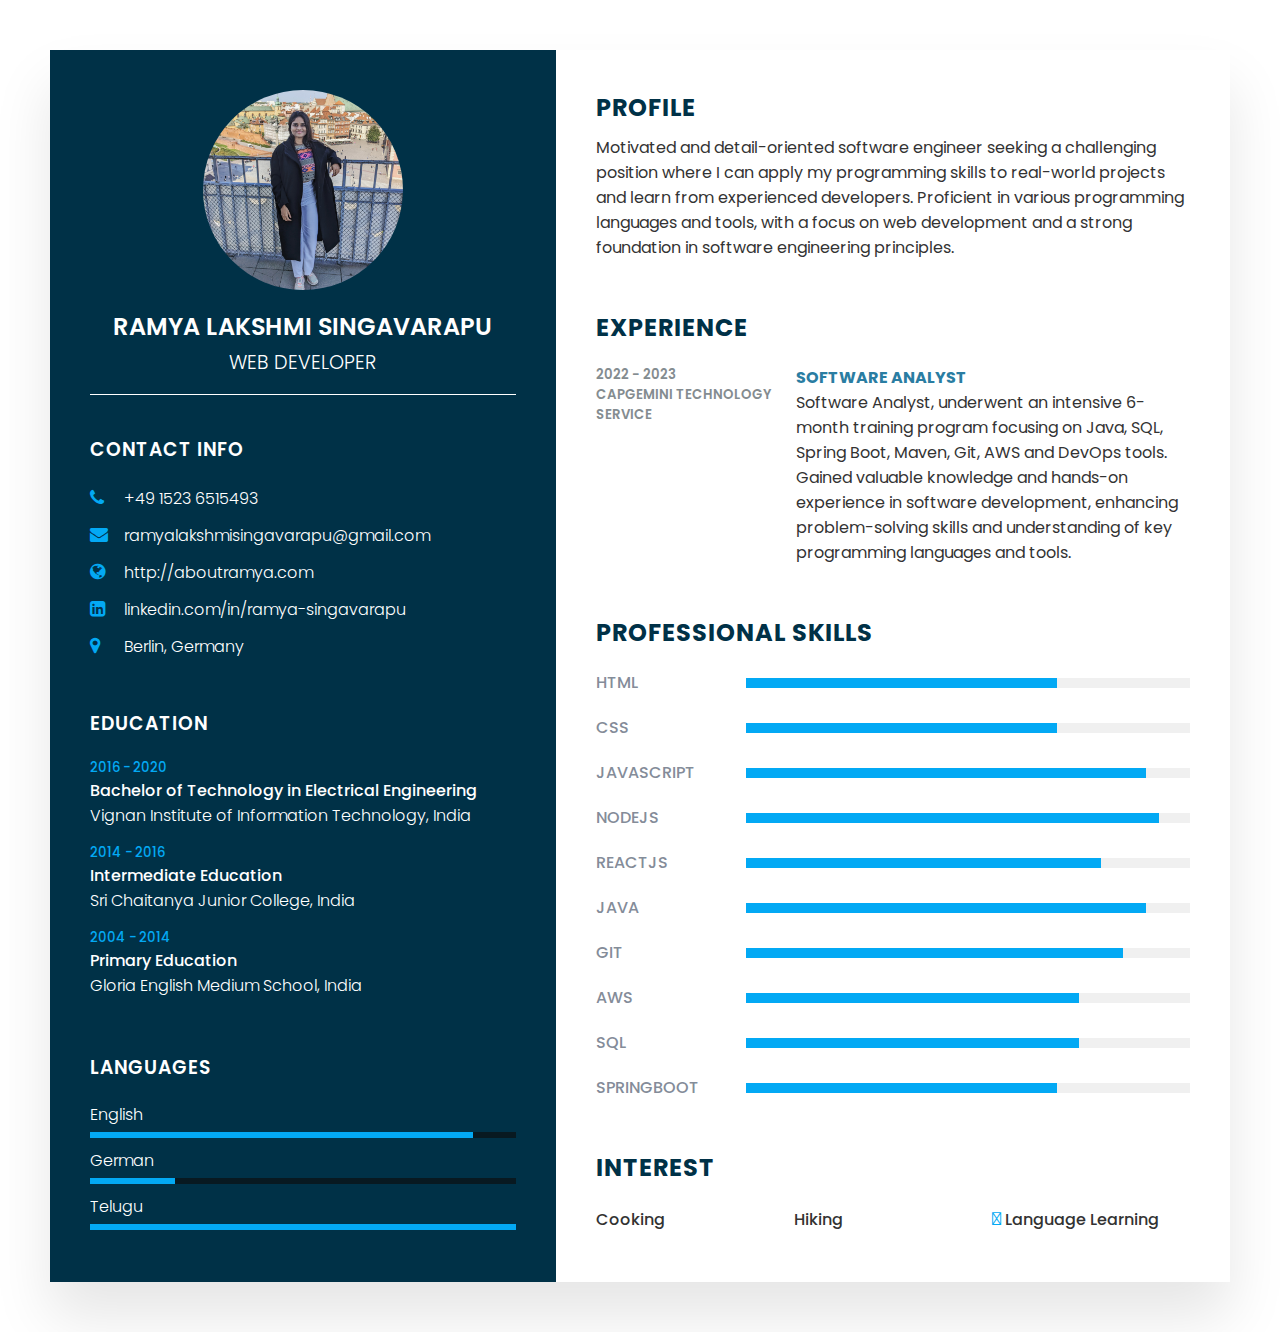
<file: index.html>
<!DOCTYPE html>
<html lang="en">

<head>
    <meta charset="UTF-8">
    <meta http-equiv="X-UA-Compatible" content="IE=edge">
    <meta name="viewport" content="width=device-width, initial-scale=1.0">
    <title>Ramya_Lakshmi_Singavarapu Resume</title>
    <link rel="stylesheet" href="https://cdnjs.cloudflare.com/ajax/libs/font-awesome/6.5.1/css/all.min.css"
        integrity="sha512-DTOQO9RWCH3ppGqcWaEA1BIZOC6xxalwEsw9c2QQeAIftl+Vegovlnee1c9QX4TctnWMn13TZye+giMm8e2LwA=="
        crossorigin="anonymous" referrerpolicy="no-referrer" />
    <link rel="stylesheet" href="https://cdnjs.cloudflare.com/ajax/libs/font-awesome/4.7.0/css/font-awesome.css"
        integrity="sha512-5A8nwdMOWrSz20fDsjczgUidUBR8liPYU+WymTZP1lmY9G6Oc7HlZv156XqnsgNUzTyMefFTcsFH/tnJE/+xBg=="
        crossorigin="anonymous" referrerpolicy="no-referrer" />
    <link rel="stylesheet" href="index.css">
</head>

<body>
    <div class="container">
        <div class="left-side">
            <div class="profileText">
                <div class="imageBx">
                    <img src="./profilePic.jpg">
                </div>
                <h2>Ramya Lakshmi Singavarapu<br><span>Web Developer</span></h2>
            </div>
            <div class="contactInfo">
                <h3 class="title">Contact Info</h3>
                <ul>
                    <li>
                        <span class="icon"><i class="fa fa-phone" aria-hidden="true"></i></span>
                        <span class="text">+49 1523 6515493</span>
                    </li>
                    <li>
                        <span class="icon"><i class="fa fa-envelope" aria-hidden="true"></i></span>
                        <span class="text" id="pointer">ramyalakshmisingavarapu@gmail.com</span>
                    </li>
                    <li>
                        <span class="icon"><i class="fa fa-globe" aria-hidden="true"></i></span>
                        <span class="text" id="pointer">http://aboutramya.com</span>
                    </li>
                    <li>
                        <span class="icon"><i class="fa fa-linkedin-square" aria-hidden="true"></i></span>
                        <span class="text" id="pointer">linkedin.com/in/ramya-singavarapu</span>
                    </li>
                    <li>
                        <span class="icon"><i class="fa fa-map-marker" aria-hidden="true"></i></span>
                        <span class="text">Berlin, Germany</span>
                    </li>
                </ul>
            </div>
            <div class="contactInfo education">
                <h3 class="title">Education</h3>
                <ul>
                    <li>
                        <h5>2016 - 2020</h5>
                        <h4>Bachelor of Technology in Electrical Engineering</h4>
                        <h4>Vignan Institute of Information Technology, India</h4>
                    </li>
                    <li>
                        <h5>2014 - 2016</h5>
                        <h4>Intermediate Education</h4>
                        <h4>Sri Chaitanya Junior College, India</h4>
                    </li>
                    <li>
                        <h5>2004 - 2014</h5>
                        <h4>Primary Education</h4>
                        <h4>Gloria English Medium School, India</h4>
                    </li>
                </ul>
            </div>
            <div class="contactInfo languages">
                <h3 class="title">Languages</h3>
                <ul>
                    <li>
                        <span class="text">English</span>
                        <span class="percent">
                            <div style="width: 90%;"></div>
                        </span>
                    </li>
                    <li>
                        <span class="text">German</span>
                        <span class="percent">
                            <div style="width: 20%;"></div>
                        </span>
                    </li>
                    <li>
                        <span class="text">Telugu</span>
                        <span class="percent">
                            <div style="width: 100%;"></div>
                        </span>
                    </li>
                </ul>
            </div>
        </div>


        <div class="right-side">
            <div class="about">
                <h2 class="title2">Profile</h2>
                <p>Motivated and detail-oriented software engineer seeking a challenging position where I can apply
                    my programming skills to real-world projects and learn from experienced developers. Proficient in
                    various programming languages and tools, with a focus on web development and a strong foundation in
                    software engineering principles.</p>
            </div>
            <div class="about">
                <h2 class="title2">Experience</h2>
                <div class="box">
                    <div class="year_company">
                        <h5>2022 - 2023</h5>
                        <h5>Capgemini Technology Service</h5>
                    </div>
                    <div class="text">
                        <h4>Software Analyst</h4>
                        <p>Software Analyst, underwent an intensive 6-month training program focusing on Java, SQL,
                            Spring Boot, Maven, Git, AWS and DevOps tools.
                            Gained valuable knowledge and hands-on experience in software development, enhancing
                            problem-solving skills and understanding of key programming languages and tools.</p>
                    </div>
                </div>
            </div>
            <div class="about skills">
                <h2 class="title2">Professional Skills</h2>
                <div class="box">
                    <h4>Html</h4>
                    <div class="percent">
                        <div style="width: 70%;"></div>
                    </div>
                </div>

                <div class="box">
                    <h4>Css</h4>
                    <div class="percent">
                        <div style="width: 70%;"></div>
                    </div>
                </div>
                <div class="box">
                    <h4>JavaScript</h4>
                    <div class="percent">
                        <div style="width: 90%;"></div>
                    </div>
                </div>
                <div class="box">
                    <h4>NodeJS</h4>
                    <div class="percent">
                        <div style="width: 93%;"></div>
                    </div>
                </div>
                <div class="box">
                    <h4>ReactJS</h4>
                    <div class="percent">
                        <div style="width: 80%;"></div>
                    </div>
                </div>
                <div class="box">
                    <h4>Java</h4>
                    <div class="percent">
                        <div style="width: 90%;"></div>
                    </div>
                </div>
                <div class="box">
                    <h4>Git</h4>
                    <div class="percent">
                        <div style="width: 85%;"></div>
                    </div>
                </div>
                <div class="box">
                    <h4>Aws</h4>
                    <div class="percent">
                        <div style="width: 75%;"></div>
                    </div>
                </div>
                <div class="box">
                    <h4>SQL</h4>
                    <div class="percent">
                        <div style="width: 75%;"></div>
                    </div>
                </div>
                <div class="box">
                    <h4>SpringBoot</h4>
                    <div class="percent">
                        <div style="width: 70%;"></div>
                    </div>
                </div>
            </div>
            <div class="about interest">
                <h2 class="title2">Interest</h2>
                <ul>
                    <li><i class="fa-solid fa-utensils"></i> Cooking</li>
                    <li><i class="fa-solid fa-person-hiking"></i> Hiking</li>
                    <li><i class="fa-solid fa-language"></i> Language Learning</li>
                </ul>
            </div>
        </div>
    </div>
</body>

</html>
</file>
<file: index.css>
@import url('https://fonts.googleapis.com/css?family=Poppins:200,300,400,500,600,700,800,900&display=swap');

* {
    margin: 0;
    padding: 0;
    box-sizing: border-box;
    font-family: 'Poppins', sans-serif;
}

body {
    /* background-color: paleturquoise; */
    justify-content: center;
    align-items: center;
    display: flex;
    min-height: 100vh;
}

.container {
    position: relative;
    width: 100%;
    margin: 50px;
    /* max-width: 1000px;
    min-height: 1000px; */
    max-width: 100%;
    min-height: 100%;
    background: #fff;
    display: grid;
    grid-template-columns: 1.5fr 2fr;
    box-shadow: 0 35px 55px rgba(0, 0, 0, 0.1);

}

.container .left-side {
    position: relative;
    background: #003147;
    padding: 40px;
}

.profileText {
    position: relative;
    display: flex;
    flex-direction: column;
    align-items: center;
    padding-bottom: 15px;
    border-bottom: 1px solid rgba(255, 255, 255);
}

.profileText .imageBx {
    position: relative;
    width: 200px;
    height: 200px;
    border-radius: 50%;
    overflow: hidden;

}

.profileText .imageBx img {
    position: absolute;
    top: 0;
    left: 0;
    width: 100%;
    height: 100%;
    object-fit: cover;
}

.profileText h2 {
    color: #fff;
    font-size: 1.5em;
    margin-top: 20px;
    text-transform: uppercase;
    text-align: center;
    font-weight: 600;
    line-height: 1.4em;
}

.profileText h2 span {
    font-size: 0.8em;
    font-weight: 300;
}

.contactInfo {
    padding-top: 40px;
}

.contactInfo .title {
    color: #fff;
    text-transform: uppercase;
    font-weight: 600;
    letter-spacing: 1px;
    margin-bottom: 20px;
}

.contactInfo ul {
    position: relative;
}

.contactInfo ul li {
    position: relative;
    list-style: none;
    margin: 10px 0;
}

.contactInfo ul #pointer {
    cursor: pointer;
}

.contactInfo ul li .icon {
    display: inline-block;
    width: 30px;
    font-size: 18px;
    color: #03a9f4;
}

.contactInfo ul li span {
    color: #fff;
    font-weight: 300;

}

.contactInfo.education li {
    margin-bottom: 15px;
}

.contactInfo.education h5 {
    color: #03a9f4;
    font-weight: 500;
}

.contactInfo.education h4:nth-child(2) {
    color: #fff;
    font-weight: 500;
}

.contactInfo.education h4 {
    color: #fff;
    font-weight: 300;
}

.contactInfo.languages .percent {
    position: relative;
    width: 100%;
    display: block;
    height: 6px;
    background: #081921;
    margin-top: 5px;
}

.contactInfo.languages .percent div {
    position: absolute;
    top: 0;
    left: 0;
    height: 100%;
    background: #03a9f4;
}

.container .right-side {
    position: relative;
    background: #fff;
    padding: 40px;
}

.about {
    margin-bottom: 50px;
}

.about:last-child {
    margin-bottom: 0;
}

.title2 {
    color: #003147;
    text-transform: uppercase;
    letter-spacing: 1px;
    margin-bottom: 10px;
}

p {
    color: #333;
}

.about .box {
    display: flex;
    flex-direction: row;
    margin: 20px 0;


}

.about .box .year_company {
    min-width: 200px;

}

.about .box .year_company h5 {
    text-transform: uppercase;
    color: #848c90;
    font-weight: 600;
}

.about .box .text h4 {
    text-transform: uppercase;
    color: #2a7da2;
    font-size: 16px;
}

.skills .box {
    position: relative;
    width: 100%;
    display: grid;
    grid-template-columns: 150px 1fr;
    justify-content: center;
    align-items: center;
}

.skills .box h4 {
    text-transform: uppercase;
    color: #848c99;
    font-weight: 500;
}

.skills .box .percent {
    position: relative;
    width: 100%;
    height: 10px;
    background: #f0f0f0;
}

.skills .box .percent div {
    position: absolute;
    top: 0;
    left: 0;
    height: 100%;
    background: #03a9f4;
}

.interest ul {
    display: grid;
    grid-template-columns: repeat(3, 1fr);
}

.interest ul li {
    list-style: none;
    color: #333;
    font-weight: 500;
    margin: 10px 0;
}

.interest ul li .fa-solid {
    color: #03a9f4;
    font-size: 18px;
    width: 20px;
}

@media (max-width:1000px) {
    .container {
        margin: 10px;
        grid-template-columns: repeat(1, 1fr)
    }

    .interest ul {
        grid-template-columns: repeat(2, 1fr)
    }
}

@media (max-width:600px) {
    .about .box {
        flex-direction: column;
    }

    .about .box .year_company {
        margin-bottom: 5px;

    }

    .interest ul {
        grid-template-columns: repeat(1, 1fr);
    }

    .skills .box {
        grid-template-columns: repeat(1, 1fr);
    }
}
</file>
